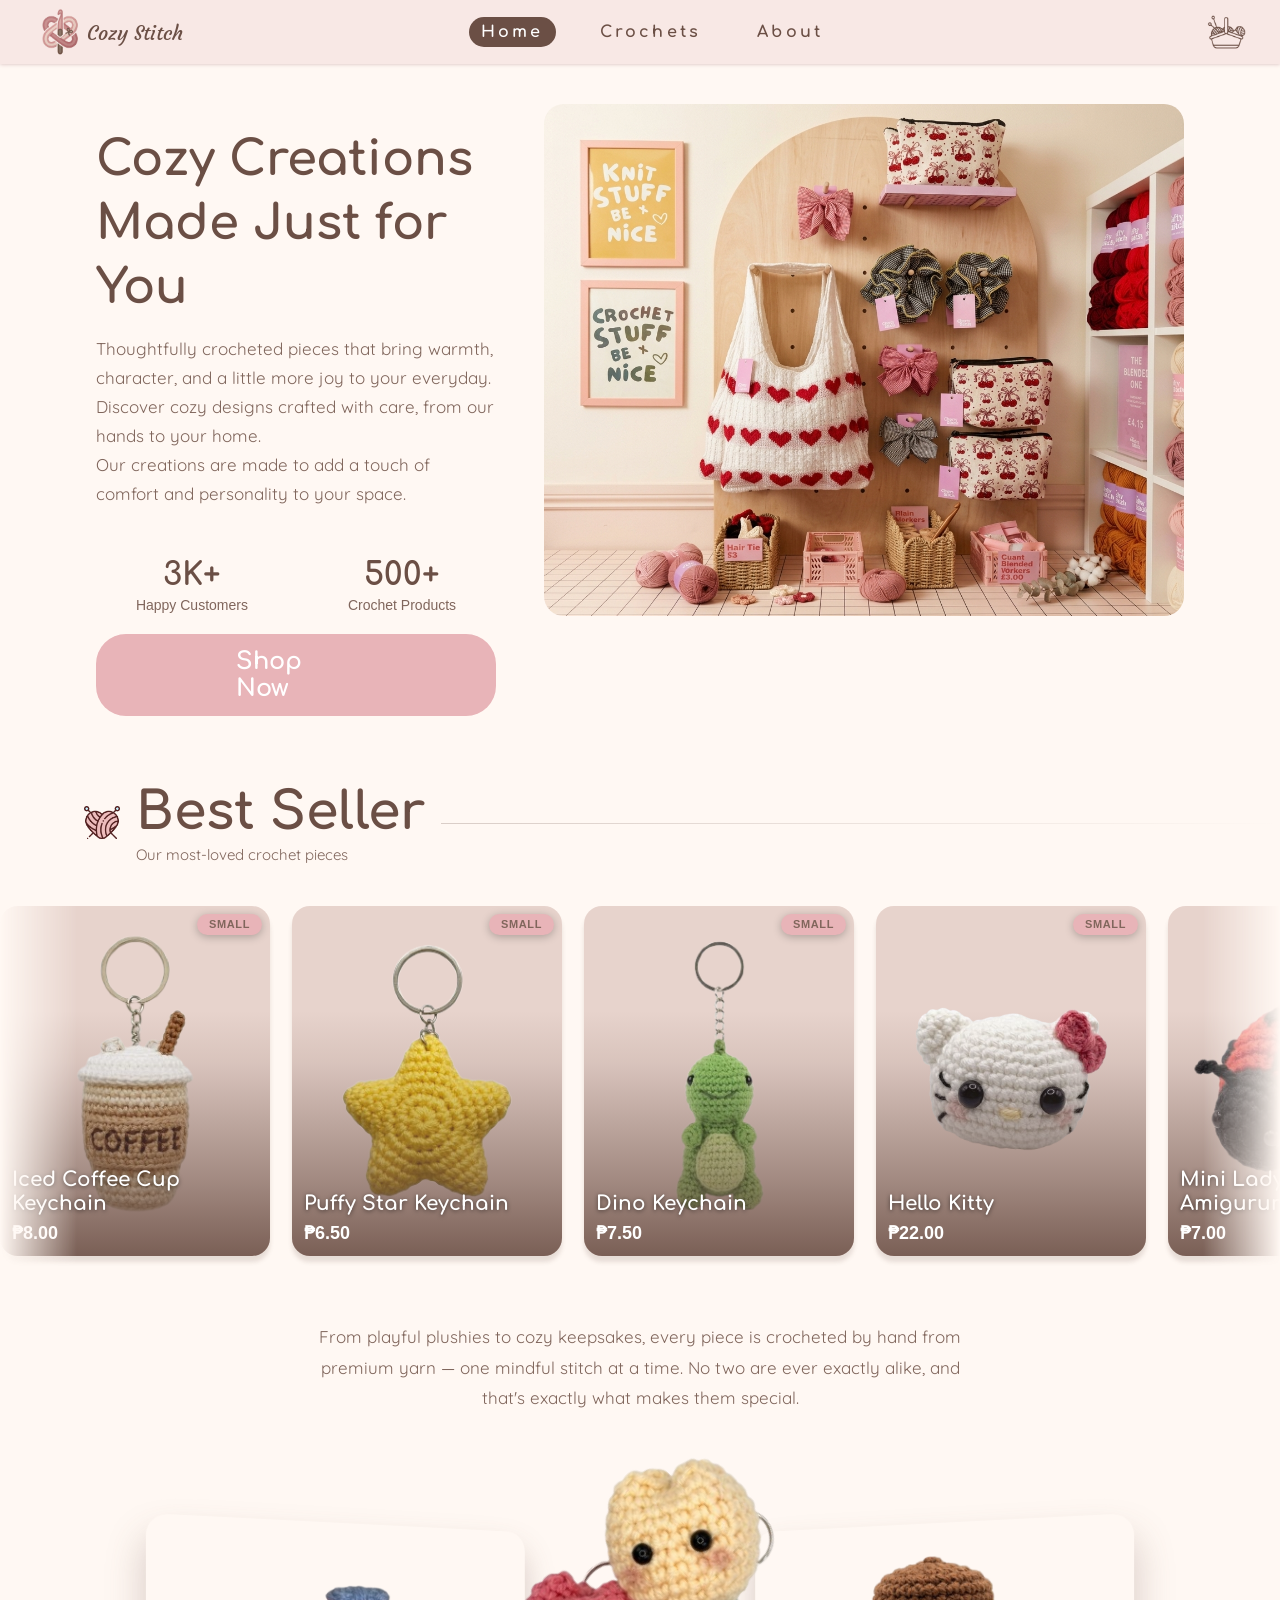
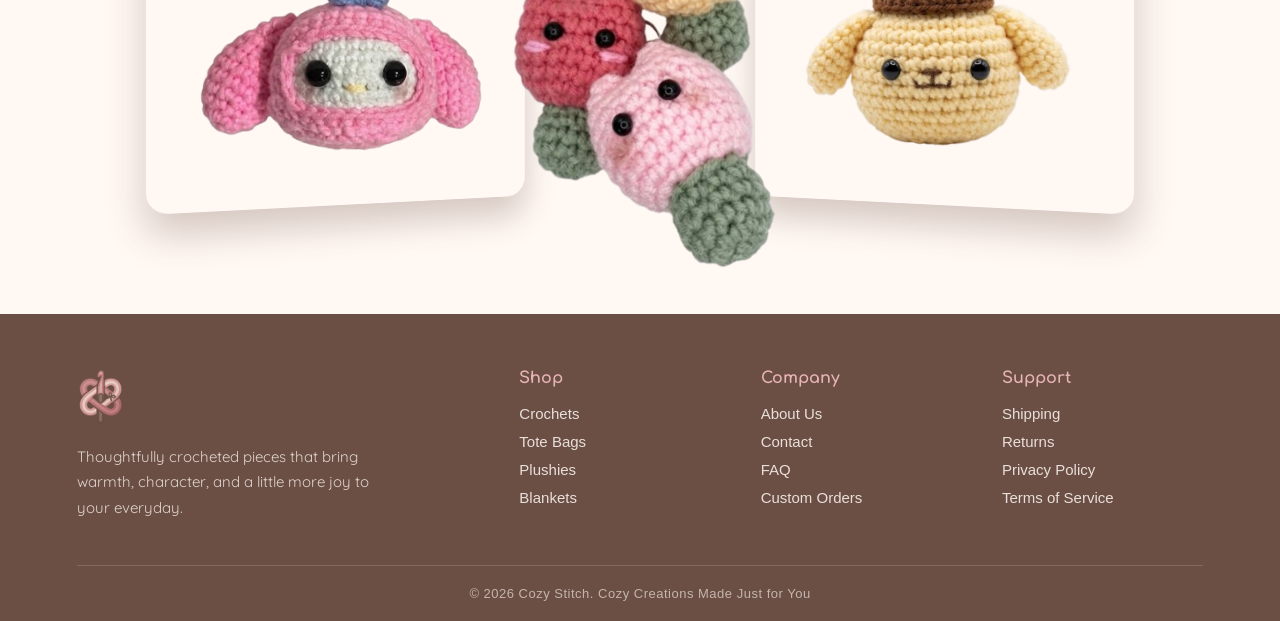
<file: index.html>
<!doctype html>
<html lang="en">
   <head>
      <meta charset="UTF-8" />
      <meta name="viewport" content="width=device-width, initial-scale=1.0" />
      <title>Cozy Stitch</title>
      <link rel="icon" type="image/png" href="assets/logo_favicon.png"/>
      <link rel="stylesheet" href="style.css" />
   </head>
   <body>
      <!-- ===== Cart Drawer ===== -->
      <div class="cart-overlay" id="cartOverlay">
         <div class="cart-drawer">
            <div class="cart-drawer-header">
               <h2 class="cart-drawer-title">Your Cart</h2>
               <button type="button" class="cart-close" id="cartClose" aria-label="Close cart">
                  <svg viewBox="0 0 24 24" width="16" height="16" aria-hidden="true" focusable="false">
                     <path d="M5 5l14 14M19 5L5 19" stroke="currentColor" stroke-width="2" stroke-linecap="round" fill="none" />
                  </svg>
               </button>
            </div>
            <div class="cart-items"></div>
            <div class="cart-footer">
               <div class="cart-total-row">
                  <span>Total</span>
                  <p class="cart-total"></p>
               </div>
               <button type="button" class="cart-checkout-btn">Checkout</button>
            </div>
         </div>
      </div>

      <!-- ===== Navbar ===== -->
      <nav class="navbar">
         <div class="logo">
            <img src="assets/logo.png" alt="logo" /> 
            <h1>Cozy Stitch</h1>
         </div>
         <div class="nav-links">
            <a href="index.html" class="active" aria-current="page">Home</a>
            <a href="pages/crochet.html">Crochets</a>
            <a href="pages/about.html">About</a>
         </div>
         <div class="cart">
            <button type="button" aria-label="Shopping Cart">
               <img src="assets/cart.png" alt="Shopping Cart" />
               <span class="cart-badge" hidden>0</span>
            </button>
         </div>
      </nav>

      <!-- Main Content -->

      <main>
         <!-- Hero -->
         <section class="hero">
            <div class="hero-content">
               <h1>Cozy Creations Made Just for You</h1>
               <p>
                  Thoughtfully crocheted pieces that bring warmth, character, and a little more
                  joy to your everyday. Discover cozy designs crafted with care, from our hands
                  to your home.
                  <br />
                  Our creations are made to add a touch of comfort and personality to your
                  space.
               </p>
               <div class="hero-stats">
                  <div class="stat">
                     <h2>3K+</h2>
                     <span>Happy Customers</span>
                  </div>
                  <div class="stat">
                     <h2>500+</h2>
                     <span>Crochet Products</span>
                  </div>
               </div>
               <a href="pages/crochet.html" class="shop-btn"> Shop Now </a>
            </div>

            <div class="hero-visual">
               <img src="assets/home_img.jfif" alt="Home Cozy Stitch">
            </div>
         </section>

         <!-- Product Carousel -->
         <section class="product-carousel">
            <div class="best-header">
               <img src="assets/icon_1_heart.png" alt="" />
               <div class="best-title">
                  <h4>Best Seller</h4>
                  <p>Our most-loved crochet pieces</p>
               </div>
            </div>
            <div class="carousel-viewport">
               <div class="carousel-track">
                  <!-- Cards injected by js/pages/home.js -->
               </div>
            </div>
         </section>

         <!-- Crochet Showcase -->
         <section class="crochet-section">
            <div class="crochet-content">
               <p>
                  From playful plushies to cozy keepsakes, every piece is crocheted by hand
                  from premium yarn — one mindful stitch at a time. No two are ever exactly
                  alike, and that's exactly what makes them special.
               </p>
               <div class="crochet-image">
                  <img src="./assets/crochets/melody.png" alt="" />
                  <img src="./assets/crochets/tulips.png" alt="" />
                  <img src="./assets/crochets/pompumpurin.png" alt="" />
               </div>
            </div>
         </section>
      </main>

      <!-- ===== Footer ===== -->
      <footer class="footer">
         <div class="footer-container">
            <div class="footer-brand">
               <img src="assets/logo.png" alt="Crochet Shop" />
               <p>
                  Thoughtfully crocheted pieces that bring warmth, character, and a little more
                  joy to your everyday.
               </p>
            </div>
            <div class="footer-col">
               <h4>Shop</h4>
               <ul>
                  <li><a href="#">Crochets</a></li>
                  <li><a href="#">Tote Bags</a></li>
                  <li><a href="#">Plushies</a></li>
                  <li><a href="#">Blankets</a></li>
               </ul>
            </div>
            <div class="footer-col">
               <h4>Company</h4>
               <ul>
                  <li><a href="#">About Us</a></li>
                  <li><a href="#">Contact</a></li>
                  <li><a href="#">FAQ</a></li>
                  <li><a href="#">Custom Orders</a></li>
               </ul>
            </div>
            <div class="footer-col">
               <h4>Support</h4>
               <ul>
                  <li><a href="#">Shipping</a></li>
                  <li><a href="#">Returns</a></li>
                  <li><a href="#">Privacy Policy</a></li>
                  <li><a href="#">Terms of Service</a></li>
               </ul>
            </div>
         </div>

         <div class="footer-bottom">
            <p>&copy; 2026 Cozy Stitch. Cozy Creations Made Just for You</p>
         </div>
      </footer>

      <script type="module" src="js/pages/home.js"></script>
      <script type="module" src="js/components/cart-drawer.js"></script>
   </body>
</html>
</file>
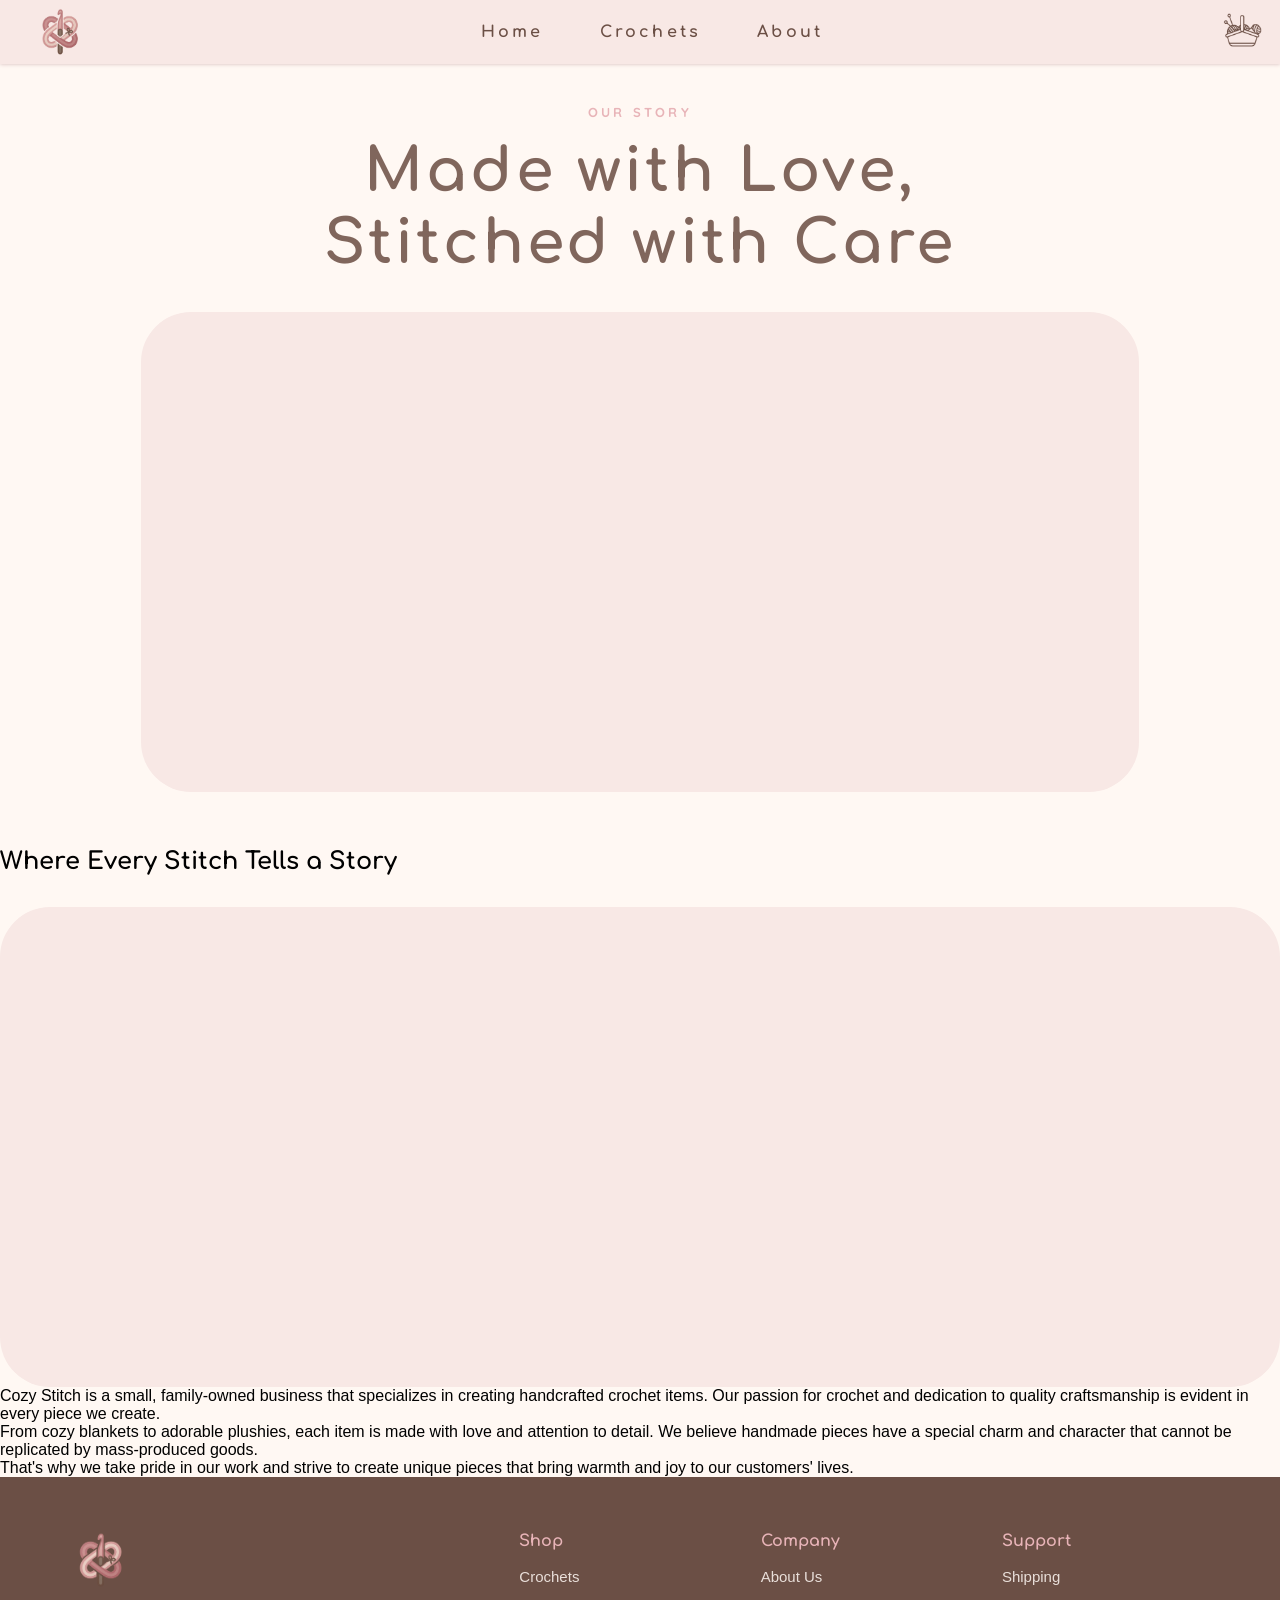
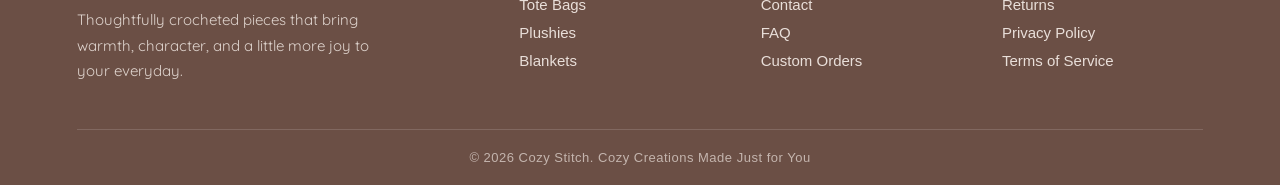
<file: about.html>
<!doctype html>
<html lang="en">
   <head>
      <meta charset="UTF-8" />
      <meta name="viewport" content="width=device-width, initial-scale=1.0" />
      <title>Cozy Stitch</title>
      <link rel="icon" type="image/png" href="assets/logo.png" />
      <link rel="stylesheet" href="style.css" />
   </head>
   <body>
      <!-- Navbar -->
      <nav class="navbar">
         <div class="logo">
            <img src="assets/logo.png" alt="logo" />
         </div>

         <div class="nav-links">
            <a href="index.html">Home</a>
            <a href="crochets.html">Crochets</a>
            <a href="about.html">About</a>
         </div>

         <div class="cart">
            <a href="cart.html" aria-label="Shopping Cart">
               <img src="assets/cart.png" alt="Shopping Cart" />
            </a>
         </div>
      </nav>

      <!-- Main Content -->

      <main>

         <section class="about-hero-content">
            <div class="about-text">
               <span class="about-label">OUR STORY</span>

               <h1>Made with Love, Stitched with Care</h1>
            <div class="about-visual-placeholder"></div>

              
            </div>
         </section>

         <section class="about-hero">
            <h1>Where Every Stitch Tells a Story</h1>
          <!--img-->
            <div class="about-visual-placeholder"></div>
        </section>
 <p>
                     Cozy Stitch is a small, family-owned business that specializes in
                     creating handcrafted crochet items. Our passion for crochet and
                     dedication to quality craftsmanship is evident in every piece we create.
               </p>

               <p>
                     From cozy blankets to adorable plushies, each item is made with love
                     and attention to detail. We believe handmade pieces have a special charm
                     and character that cannot be replicated by mass-produced goods.
               </p>

               <p>
                     That's why we take pride in our work and strive to create unique pieces
                     that bring warmth and joy to our customers' lives.
               </p>

      </main>

      <!-- Footer -->
      <footer class="footer">
         <div class="footer-container">
            <div class="footer-brand">
               <img src="assets/logo.png" alt="Crochet Shop" />
               <p>
                  Thoughtfully crocheted pieces that bring warmth, character, and a little more
                  joy to your everyday.
               </p>
            </div>
            <div class="footer-col">
               <h4>Shop</h4>
               <ul>
                  <li><a href="#">Crochets</a></li>
                  <li><a href="#">Tote Bags</a></li>
                  <li><a href="#">Plushies</a></li>
                  <li><a href="#">Blankets</a></li>
               </ul>
            </div>
            <div class="footer-col">
               <h4>Company</h4>
               <ul>
                  <li><a href="#">About Us</a></li>
                  <li><a href="#">Contact</a></li>
                  <li><a href="#">FAQ</a></li>
                  <li><a href="#">Custom Orders</a></li>
               </ul>
            </div>
            <div class="footer-col">
               <h4>Support</h4>
               <ul>
                  <li><a href="#">Shipping</a></li>
                  <li><a href="#">Returns</a></li>
                  <li><a href="#">Privacy Policy</a></li>
                  <li><a href="#">Terms of Service</a></li>
               </ul>
            </div>
         </div>

         <div class="footer-bottom">
            <p>&copy; 2026 Cozy Stitch. Cozy Creations Made Just for You</p>
         </div>
      </footer>

      <script>

         const formatPrice = price => '₱' + price.toFixed(2)

         const renderCard = (product, paletteIndex) => `
            <div class="product-card">
               <div
                  class="product-image"
                  style="background-image: ${cardPalettes[paletteIndex]};"
               ></div>
               <div class="product-info">
                  <p class="product-category">
                     ${product.category} · Size ${product.size.toUpperCase()}
                  </p>
                  <h3>${product.name}</h3>
                  <p class="product-description">${product.description}</p>
                  <div class="product-bottom">
                     <p class="product-price">${formatPrice(product.price)}</p>
                     <span class="product-rating">★ ${product.rating}</span>
                  </div>
               </div>
            </div>`

         const track = document.querySelector('.carousel-track')

         const renderCardFor = (product, index) =>
            renderCard(product, index % cardPalettes.length)

         const set = carouselProducts
            .map((product, index) => renderCardFor(product, index))
            .join('')

         track.innerHTML =
            `<div class="carousel-set">${set}</div>` + `<div class="carousel-set">${set}</div>`
      </script>
   </body>
</html>
</file>
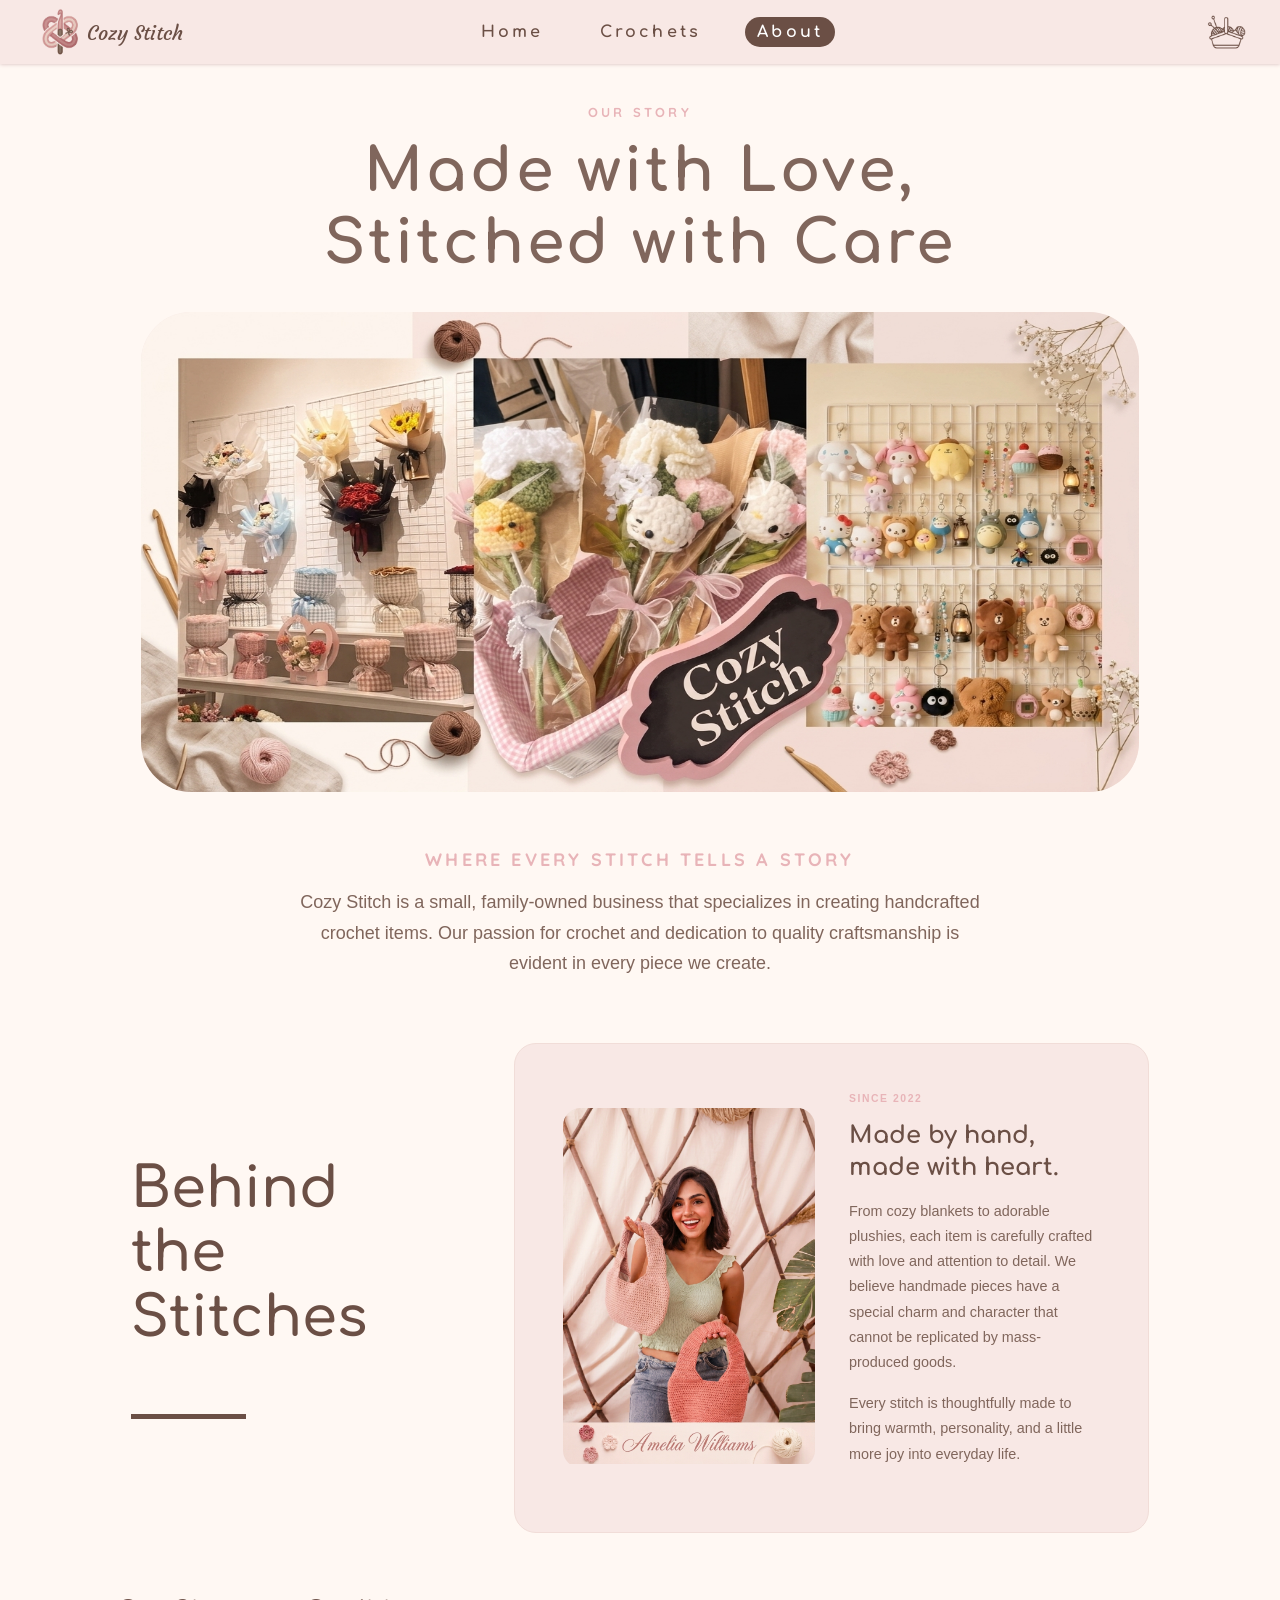
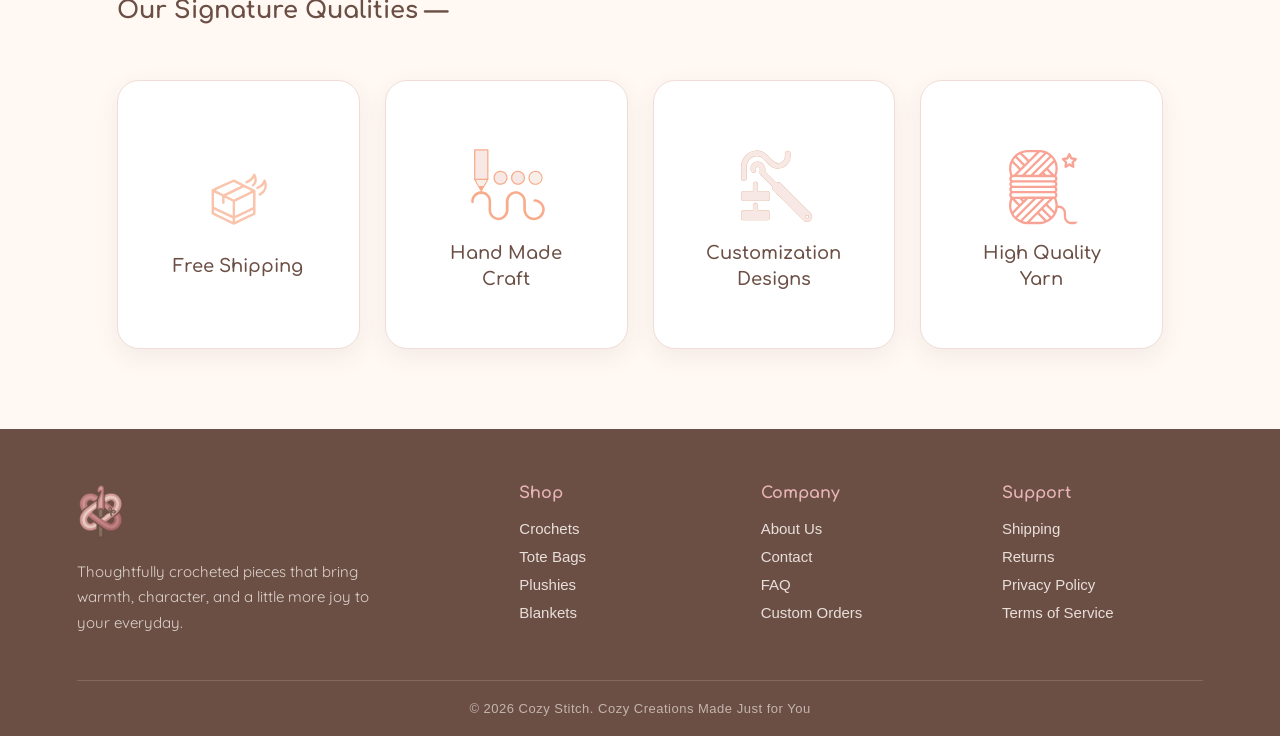
<file: pages/about.html>
<!doctype html>
<html lang="en">
   <head>
      <meta charset="UTF-8" />
      <meta name="viewport" content="width=device-width, initial-scale=1.0" />
      <title>Cozy Stitch</title>
      <link rel="icon" type="image/png" href="/assets/logo_favicon.png"/>
      <link rel="stylesheet" href="../style.css" />
   </head>
   <body>
      <!-- ===== Cart Drawer ===== -->
      <div class="cart-overlay" id="cartOverlay">
         <div class="cart-drawer">
            <div class="cart-drawer-header">
               <h2 class="cart-drawer-title">Your Cart</h2>
               <button type="button" class="cart-close" id="cartClose" aria-label="Close cart">
                  <svg viewBox="0 0 24 24" width="16" height="16" aria-hidden="true" focusable="false">
                     <path d="M5 5l14 14M19 5L5 19" stroke="currentColor" stroke-width="2" stroke-linecap="round" fill="none" />
                  </svg>
               </button>
            </div>
            <div class="cart-items"></div>
            <div class="cart-footer">
               <div class="cart-total-row">
                  <span>Total</span>
                  <p class="cart-total"></p>
               </div>
               <button type="button" class="cart-checkout-btn">Checkout</button>
            </div>
         </div>
      </div>

      <!-- ===== Navbar ===== -->
      <nav class="navbar">
         <div class="logo">
            <img src="/assets/logo.png" alt="logo" /> 
            <h1>Cozy Stitch</h1>         </div>

         <div class="nav-links">
            <a href="../index.html">Home</a>
            <a href="crochet.html">Crochets</a>
            <a href="about.html" class="active" aria-current="page">About</a>
         </div>

         <div class="cart">
            <button type="button" aria-label="Shopping Cart">
               <img src="../assets/cart.png" alt="Shopping Cart" />
               <span class="cart-badge" hidden>0</span>
            </button>
         </div>
      </nav>

      <!-- Main Content -->

      <main>
         <!-- About Hero -->
         <section class="about-hero-content">
            <div class="about-text">
               <span class="about-label">OUR STORY</span>

               <h1>Made with Love, Stitched with Care</h1>
               <div class="about-visual-placeholder">
                  <img src="../assets/about_img.jfif" alt="About Cozy Stitch">
               </div>
            </div>
         </section>

         <!-- About Intro -->
         <section class="about-intro">

            <span class="section-label">WHERE EVERY STITCH TELLS A STORY</span>

            <p>
               Cozy Stitch is a small, family-owned business that specializes in creating
               handcrafted crochet items. Our passion for crochet and dedication to quality
               craftsmanship is evident in every piece we create.
            </p>

         </section>

         <!-- Story Section -->
         <section class="story-section">
            <div class="story-heading">
               <h2>
                  Behind the<br>
                  Stitches
               </h2>
               <div class="story-heading-line"></div>
            </div>

            <div class="story-content">
               <div class="story-image">
                  <img
                     src="../assets/owner_img.jfif"
                     alt="Cozy Stitch handmade crochet">
               </div>

               <div class="story-text">
                  <span class="story-year">SINCE 2022</span>

                  <h3>Made by hand, made with heart.</h3>

                  <p>
                     From cozy blankets to adorable plushies, each item
                     is carefully crafted with love and attention to detail.
                     We believe handmade pieces have a special charm and
                     character that cannot be replicated by mass-produced goods.
                  </p>

                  <p>
                     Every stitch is thoughtfully made to bring warmth,
                     personality, and a little more joy into everyday life.
                  </p>
               </div>
            </div>
         </section>

         <!-- Features -->
         <section class="features">
            <h1>Our Signature Qualities —</h1>

            <div class="feature-content">
               <div class="feature-card">
                  <img
                     src="../assets/features icon/a-minimalist-flat-icon-of-a-cardboard-shipping-box.svg"
                     class="feature-icon"
                  />
                  <h3>Free Shipping</h3>
               </div>
               <div class="feature-card">
                  <img
                     src="../assets/features icon/a-minimalist-flat-icon-of-a-pencil-drawing-a-custo.svg"
                     class="feature-icon"
                  />
                  <h3>Hand Made Craft</h3>
               </div>
               <div class="feature-card">
                  <img
                     src="../assets/features icon/a-minimalist-flat-icon-of-a-crochet-hook-with-a-lo.svg"
                     class="feature-icon"
                  />
                  <h3>Customization Designs</h3>
               </div>
               <div class="feature-card">
                  <img
                     src="../assets/features icon/a-minimalist-flat-icon-of-a-skein-of-yarn-with-a-s.svg"
                     class="feature-icon"
                  />
                  <h3>High Quality Yarn</h3>
               </div>
            </div>
         </section>
      </main>

      <!-- ===== Footer ===== -->
      <footer class="footer">
         <div class="footer-container">
            <div class="footer-brand">
               <img src="../assets/logo.png" alt="Crochet Shop" />
               <p>
                  Thoughtfully crocheted pieces that bring warmth, character, and a little more
                  joy to your everyday.
               </p>
            </div>
            <div class="footer-col">
               <h4>Shop</h4>
               <ul>
                  <li><a href="#">Crochets</a></li>
                  <li><a href="#">Tote Bags</a></li>
                  <li><a href="#">Plushies</a></li>
                  <li><a href="#">Blankets</a></li>
               </ul>
            </div>
            <div class="footer-col">
               <h4>Company</h4>
               <ul>
                  <li><a href="#">About Us</a></li>
                  <li><a href="#">Contact</a></li>
                  <li><a href="#">FAQ</a></li>
                  <li><a href="#">Custom Orders</a></li>
               </ul>
            </div>
            <div class="footer-col">
               <h4>Support</h4>
               <ul>
                  <li><a href="#">Shipping</a></li>
                  <li><a href="#">Returns</a></li>
                  <li><a href="#">Privacy Policy</a></li>
                  <li><a href="#">Terms of Service</a></li>
               </ul>
            </div>
         </div>

         <div class="footer-bottom">
            <p>&copy; 2026 Cozy Stitch. Cozy Creations Made Just for You</p>
         </div>
      </footer>

      <script type="module" src="../js/components/cart-drawer.js"></script>
   </body>
</html>
</file>
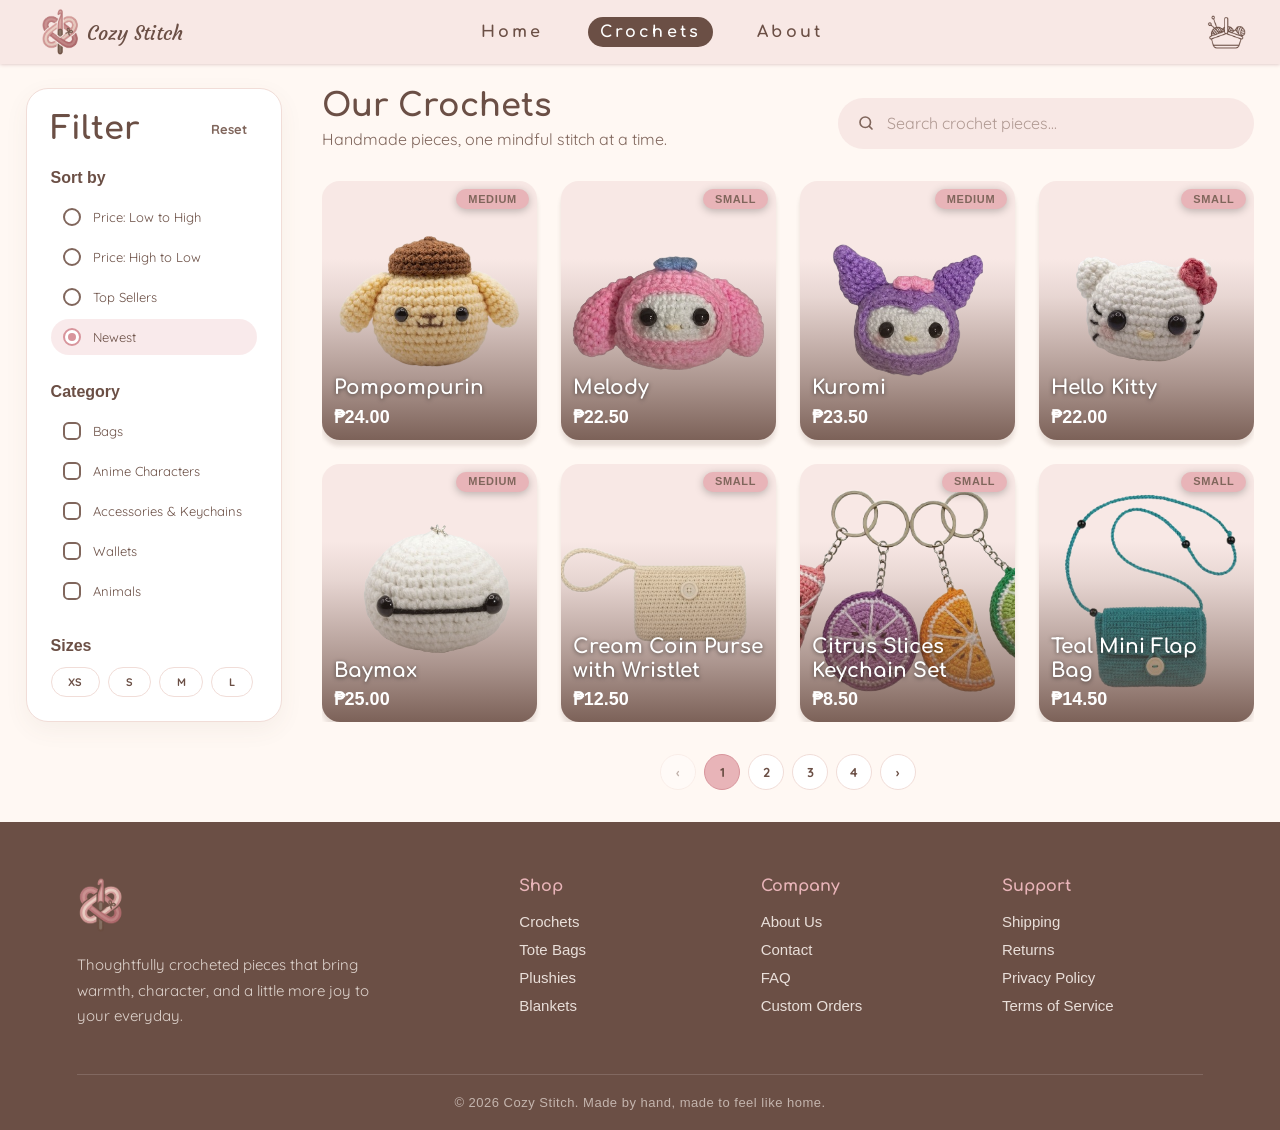
<file: pages/crochet.html>
<!doctype html>
<html lang="en">
   <head>
      <meta charset="UTF-8" />
      <meta name="viewport" content="width=device-width, initial-scale=1.0" />
      <title>Cozy Stitch | Crochets</title>
      <link rel="icon" type="image/png" href="/assets/logo_favicon.png"/>
      <link rel="stylesheet" href="../style.css" />
   </head>
   <body>
      <!-- ===== Cart Drawer ===== -->
      <div class="cart-overlay" id="cartOverlay">
         <div class="cart-drawer">
            <div class="cart-drawer-header">
               <h2 class="cart-drawer-title">Your Cart</h2>
               <button type="button" class="cart-close" id="cartClose" aria-label="Close cart">
                  <svg viewBox="0 0 24 24" width="16" height="16" aria-hidden="true" focusable="false">
                     <path d="M5 5l14 14M19 5L5 19" stroke="currentColor" stroke-width="2" stroke-linecap="round" fill="none" />
                  </svg>
               </button>
            </div>
            <div class="cart-items"></div>
            <div class="cart-footer">
               <div class="cart-total-row">
                  <span>Total</span>
                  <p class="cart-total"></p>
               </div>
               <button type="button" class="cart-checkout-btn">Checkout</button>
            </div>
         </div>
      </div>

      <!-- Product Modal -->
      <div class="modal-overlay" id="productModal">
         <div class="modal">
            <button type="button" class="modal-close" id="modalClose" aria-label="Close">
               <svg viewBox="0 0 24 24" width="18" height="18" aria-hidden="true" focusable="false">
                  <path d="M5 5l14 14M19 5L5 19" stroke="currentColor" stroke-width="2" stroke-linecap="round" fill="none" />
               </svg>
            </button>

            <div id="modalBody">
               <!-- Product details injected by js/pages/crochet.js -->
            </div>
         </div>
      </div>

      <!-- ===== Navbar ===== -->
      <nav class="navbar">
         <div class="logo">
            <img src="/assets/logo.png" alt="logo" /> 
            <h1>Cozy Stitch</h1>         
         </div>
         <div class="nav-links">
            <a href="../index.html">Home</a>
            <a href="crochet.html" class="active" aria-current="page">Crochets</a>
            <a href="about.html">About</a>
         </div>
         <div class="cart">
            <button type="button" aria-label="Shopping Cart">
               <img src="../assets/cart.png" alt="Shopping Cart" />
               <span class="cart-badge" hidden>0</span>
            </button>
         </div>
      </nav>

      <!-- Main Content -->

      <main class="crochet-page">
         <div class="crochet-main">
            <!-- Filter Sidebar -->
            <aside class="filter-sidebar">
               <div class="filter-header">
                  <h2>Filter</h2>
                  <button type="button" id="resetFilters" class="reset-filters-btn">
                     Reset
                  </button>
               </div>

               <div class="filter-groups">
                  <fieldset class="filter-group">
                     <legend>Sort by</legend>
                     <label class="filter-option">
                        <input type="radio" name="sort" value="price-asc" />
                        Price: Low to High
                     </label>
                     <label class="filter-option">
                        <input type="radio" name="sort" value="price-desc" />
                        Price: High to Low
                     </label>
                     <label class="filter-option">
                        <input type="radio" name="sort" value="top-sellers" />
                        Top Sellers
                     </label>
                     <label class="filter-option">
                        <input type="radio" name="sort" value="newest" checked />
                        Newest
                     </label>
                  </fieldset>

                  <fieldset class="filter-group">
                     <legend>Category</legend>
                     <label class="filter-option">
                        <input type="checkbox" value="bags" />
                        Bags
                     </label>
                     <label class="filter-option">
                        <input type="checkbox" value="anime" />
                        Anime Characters
                     </label>
                     <label class="filter-option">
                        <input type="checkbox" value="accessories key chain" />
                        Accessories &amp; Keychains
                     </label>
                     <label class="filter-option">
                        <input type="checkbox" value="wallets" />
                        Wallets
                     </label>
                     <label class="filter-option">
                        <input type="checkbox" value="animals" />
                        Animals
                     </label>
                  </fieldset>

                  <fieldset class="filter-group">
                     <legend>Sizes</legend>
                     <div class="size-options">
                        <button type="button" class="size-btn" data-size="mini">XS</button>
                        <button type="button" class="size-btn" data-size="small">S</button>
                        <button type="button" class="size-btn" data-size="medium">M</button>
                        <button type="button" class="size-btn" data-size="large">L</button>
                     </div>
                  </fieldset>
               </div>
            </aside>

            <!-- Product Listing -->
            <section class="products-panel">
               <div class="panel-header">
                  <div>
                     <h1 class="panel-title">Our Crochets</h1>
                     <p class="panel-subtitle">
                        Handmade pieces, one mindful stitch at a time.
                     </p>
                  </div>
                  <div class="search-bar-wrap">
                     <input
                        type="text"
                        id="searchInput"
                        placeholder="Search crochet pieces..."
                        aria-label="Search crochet pieces"
                     />
                  </div>
               </div>

               <div class="product-grid" id="productGrid">
                  <!-- Cards injected by js/pages/crochet.js -->
               </div>
            </section>
         </div>

         <!-- Pagination -->
         <nav class="pagination" id="pagination" aria-label="Products pagination"></nav>
      </main>

      <!-- ===== Footer ===== -->
      <footer class="footer">
         <div class="footer-container">
            <div class="footer-brand">
               <img src="../assets/logo.png" alt="Crochet Shop" />
               <p>
                  Thoughtfully crocheted pieces that bring warmth, character, and a little more
                  joy to your everyday.
               </p>
            </div>
            <div class="footer-col">
               <h4>Shop</h4>
               <ul>
                  <li><a href="#">Crochets</a></li>
                  <li><a href="#">Tote Bags</a></li>
                  <li><a href="#">Plushies</a></li>
                  <li><a href="#">Blankets</a></li>
               </ul>
            </div>
            <div class="footer-col">
               <h4>Company</h4>
               <ul>
                  <li><a href="#">About Us</a></li>
                  <li><a href="#">Contact</a></li>
                  <li><a href="#">FAQ</a></li>
                  <li><a href="#">Custom Orders</a></li>
               </ul>
            </div>
            <div class="footer-col">
               <h4>Support</h4>
               <ul>
                  <li><a href="#">Shipping</a></li>
                  <li><a href="#">Returns</a></li>
                  <li><a href="#">Privacy Policy</a></li>
                  <li><a href="#">Terms of Service</a></li>
               </ul>
            </div>
         </div>

         <div class="footer-bottom">
            <p>&copy; 2026 Cozy Stitch. Made by hand, made to feel like home.</p>
         </div>
      </footer>

      <script type="module" src="../js/pages/crochet.js"></script>
      <script type="module" src="../js/components/cart-drawer.js"></script>
   </body>
</html>
</file>
<file: style.css>
@import url('https://fonts.googleapis.com/css2?family=Comfortaa:wght@300..700&display=swap');
@import url('https://fonts.googleapis.com/css2?family=Comfortaa:wght@300..700&family=Courgette&family=Major+Mono+Display&family=Quicksand&display=swap');

/* Design tokens & base */

@import url('css/base.css');
@import url('css/navbar.css');
@import url('css/footer.css');
@import url('css/cart.css');
@import url('css/components/product-card.css');
@import url('css/pages/home.css');
@import url('css/pages/about.css');
@import url('css/pages/crochet.css');

:root {
   /* colors */
   --bg: #fff8f3;
   --surface: #f8e8e5;
   --primary: #6b4f45;
   --primary-deep: #80665c;
   --accent: #e8b4b8;
   --accent-hover: #d8959c;
   --border: #f1ddd8;
   --white: #ffffff;

   --on-dark: rgba(255, 248, 243, 0.85);
   --on-dark-soft: rgba(255, 248, 243, 0.78);
   --on-dark-faint: rgba(255, 248, 243, 0.6);
   --on-dark-line: rgba(255, 248, 243, 0.15);
   --on-dark-white: rgba(255, 255, 255, 0.28);

   /* shadows */
   --shadow-nav: 0 0 0.25rem hsl(0 24% 78%);
   --shadow-card: 0 0.375rem 0.25rem rgba(107, 79, 69, 0.16);
   --shadow-img: 0 1.5rem 2.5rem rgba(107, 79, 69, 0.28);
   --shadow-feature: 0 0.5rem 1.5625rem rgba(107, 79, 69, 0.08);
   --shadow-feature-hover: 0 0.9375rem 2.1875rem rgba(107, 79, 69, 0.14);

   /* gradients */
   --gradient-fade: linear-gradient(to right, rgba(107, 79, 69, 0.25), rgba(107, 79, 69, 0));
   --gradient-cover: linear-gradient(
      to bottom,
      rgba(43, 26, 20, 0.7),
      rgba(43, 26, 20, 0.18) 60%,
      transparent
   );

   /* spacing */
   --space-1: 0.25rem;
   --space-2: 0.5rem;
   --space-3: 0.75rem;
   --space-4: 1rem;
   --space-5: 1.5rem;
   --space-6: 2rem;
   --space-7: 2.5rem;
   --space-8: 3rem;
   --space-9: 3.5rem;
   --space-10: 5rem;

   /* fonts */
   --font-heading: "Comfortaa", sans-serif;
   --font-body: "Nunito", sans-serif;
   --font-description: "Quicksand", sans-serif;
   --font-logo: "Courgette", cursive;

   /* font sizes */
   --fs-xs: 0.6875rem;
   --fs-sm: 0.8125rem;
   --fs-base: 1rem;
   --fs-md: 1.125rem;
   --fs-lg: 1.5rem;
   --fs-xl: 2rem;
   --fs-2xl: 3.25rem;
   --fs-3xl: 3.5rem;

   /* radius */
   --radius-sm: 0.375rem;
   --radius-md: 1.125rem;
   --radius-lg: 1.375rem;
   --radius-xl: 1.875rem;
   --radius-full: 99rem;

   /* transitions */
   --transition-fast: 220ms ease;
   --transition-base: 300ms ease;
}
</file>
